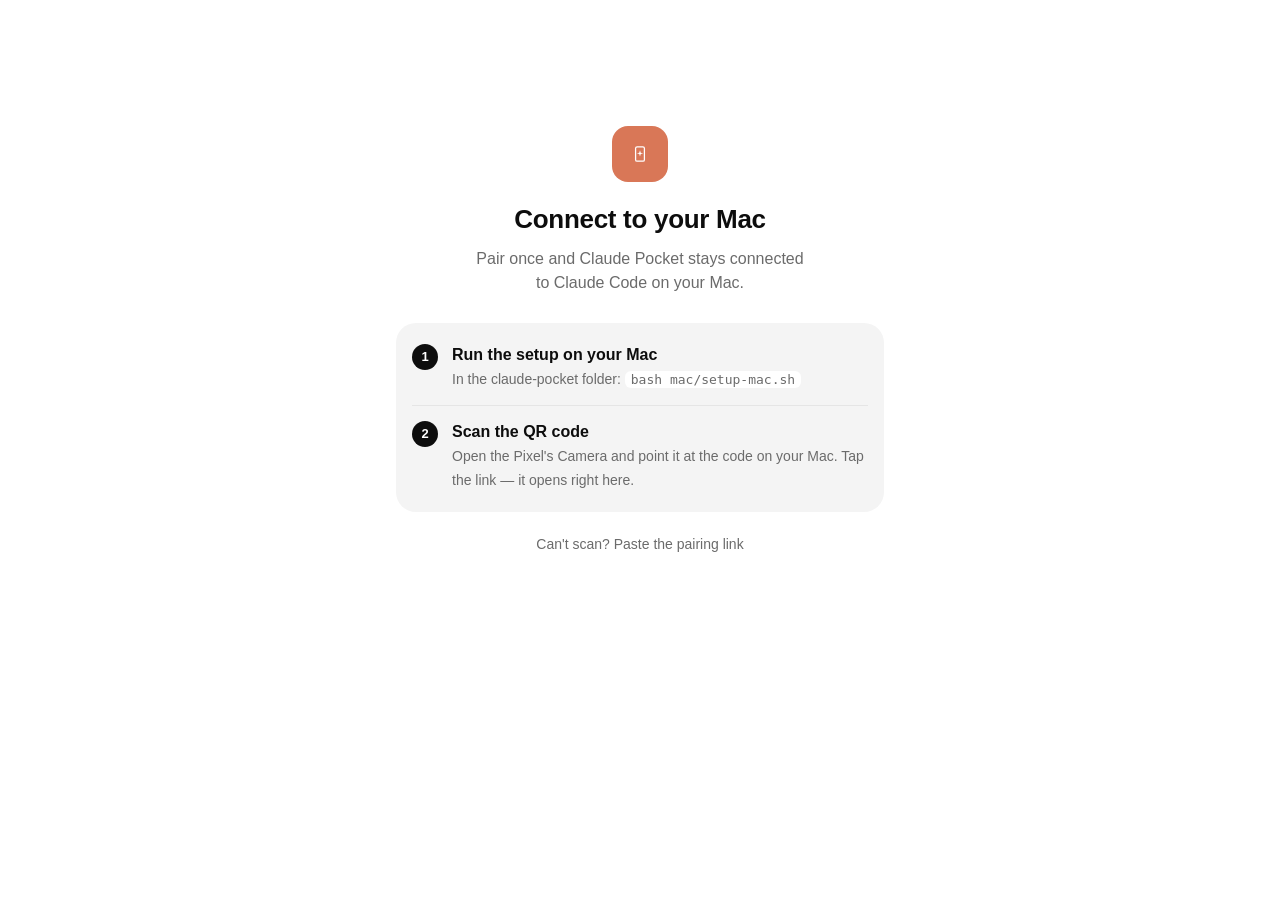
<file: claude-pocket/android/app/src/main/assets/setup.html>
<!DOCTYPE html>
<html lang="en">
<head>
<meta charset="utf-8">
<meta name="viewport" content="width=device-width, initial-scale=1">
<title>Claude Pocket</title>
<style>
  :root{--bg:#fff;--surface:#f4f4f4;--line:#e5e5e5;--text:#0d0d0d;--muted:#6b6b6b;--primary:#0d0d0d;--on-primary:#fff;--bad:#e5484d}
  @media (prefers-color-scheme: dark){
    :root{--bg:#212121;--surface:#2f2f2f;--line:#383838;--text:#ececec;--muted:#a3a3a3;--primary:#ececec;--on-primary:#0d0d0d;--bad:#ff6b6b}
  }
  *{box-sizing:border-box}
  body{margin:0;background:var(--bg);color:var(--text);font:16px/1.5 ui-sans-serif,-apple-system,Roboto,sans-serif}
  main{max-width:520px;margin:0 auto;padding:14vh 16px 32px}
  .logo{width:56px;height:56px;border-radius:16px;background:#d97757;display:flex;align-items:center;justify-content:center;margin:0 auto 18px}
  .logo svg{width:34px;height:34px}
  h1{font-size:26px;font-weight:600;letter-spacing:-.3px;text-align:center;margin:0 0 8px}
  p.lead{color:var(--muted);text-align:center;margin:0 auto 28px;max-width:340px}
  .steps{background:var(--surface);border-radius:20px;padding:6px 16px}
  .step{display:flex;gap:14px;padding:14px 0}
  .step + .step{border-top:1px solid var(--line)}
  .n{flex:none;width:26px;height:26px;border-radius:50%;background:var(--primary);color:var(--on-primary);
     font-size:13px;font-weight:600;display:flex;align-items:center;justify-content:center;margin-top:1px}
  .step b{display:block}
  .step span{color:var(--muted);font-size:14px}
  code{font-family:ui-monospace,Menlo,monospace;font-size:13px;background:var(--bg);padding:1px 6px;border-radius:6px}
  details{margin-top:22px}
  summary{color:var(--muted);font-size:14px;text-align:center;list-style:none;cursor:pointer}
  summary::-webkit-details-marker{display:none}
  .row{display:flex;gap:8px;margin-top:12px}
  input{flex:1;min-width:0;background:var(--bg);border:1px solid var(--line);border-radius:999px;padding:11px 16px;
        font:inherit;color:inherit;outline:none}
  input:focus{border-color:var(--muted)}
  button{background:var(--primary);color:var(--on-primary);border:0;border-radius:999px;padding:11px 18px;font:inherit;font-weight:500}
  .err{color:var(--bad);font-size:14px;text-align:center;min-height:21px;margin-top:8px}
</style>
</head>
<body>
<main>
  <div class="logo"><svg viewBox="0 0 108 108" fill="none"><path d="M45 31h18a5 5 0 0 1 5 5v36a5 5 0 0 1-5 5H45a5 5 0 0 1-5-5V36a5 5 0 0 1 5-5z" stroke="#fff" stroke-width="4"/><path d="M54 42l2.3 7.7L64 52l-7.7 2.3L54 62l-2.3-7.7L44 52l7.7-2.3z" fill="#fff"/></svg></div>
  <h1>Connect to your Mac</h1>
  <p class="lead">Pair once and Claude Pocket stays connected to Claude Code on your Mac.</p>

  <div class="steps">
    <div class="step"><div class="n">1</div><div><b>Run the setup on your Mac</b><span>In the claude-pocket folder: <code>bash mac/setup-mac.sh</code></span></div></div>
    <div class="step"><div class="n">2</div><div><b>Scan the QR code</b><span>Open the Pixel's Camera and point it at the code on your Mac. Tap the link — it opens right here.</span></div></div>
  </div>

  <details>
    <summary>Can't scan? Paste the pairing link</summary>
    <div class="row">
      <input id="link" placeholder="claudepocket://pair?… or https://…#token=…" autocomplete="off">
      <button id="go">Pair</button>
    </div>
  </details>
  <div class="err" id="err"></div>
</main>
<script>
  document.getElementById('go').onclick = () => {
    const v = document.getElementById('link').value.trim();
    const ok = window.PocketNative && PocketNative.pair(v);
    document.getElementById('err').textContent = ok ? '' : 'That is not a Claude Pocket pairing link.';
  };
</script>
</body>
</html>
</file>
